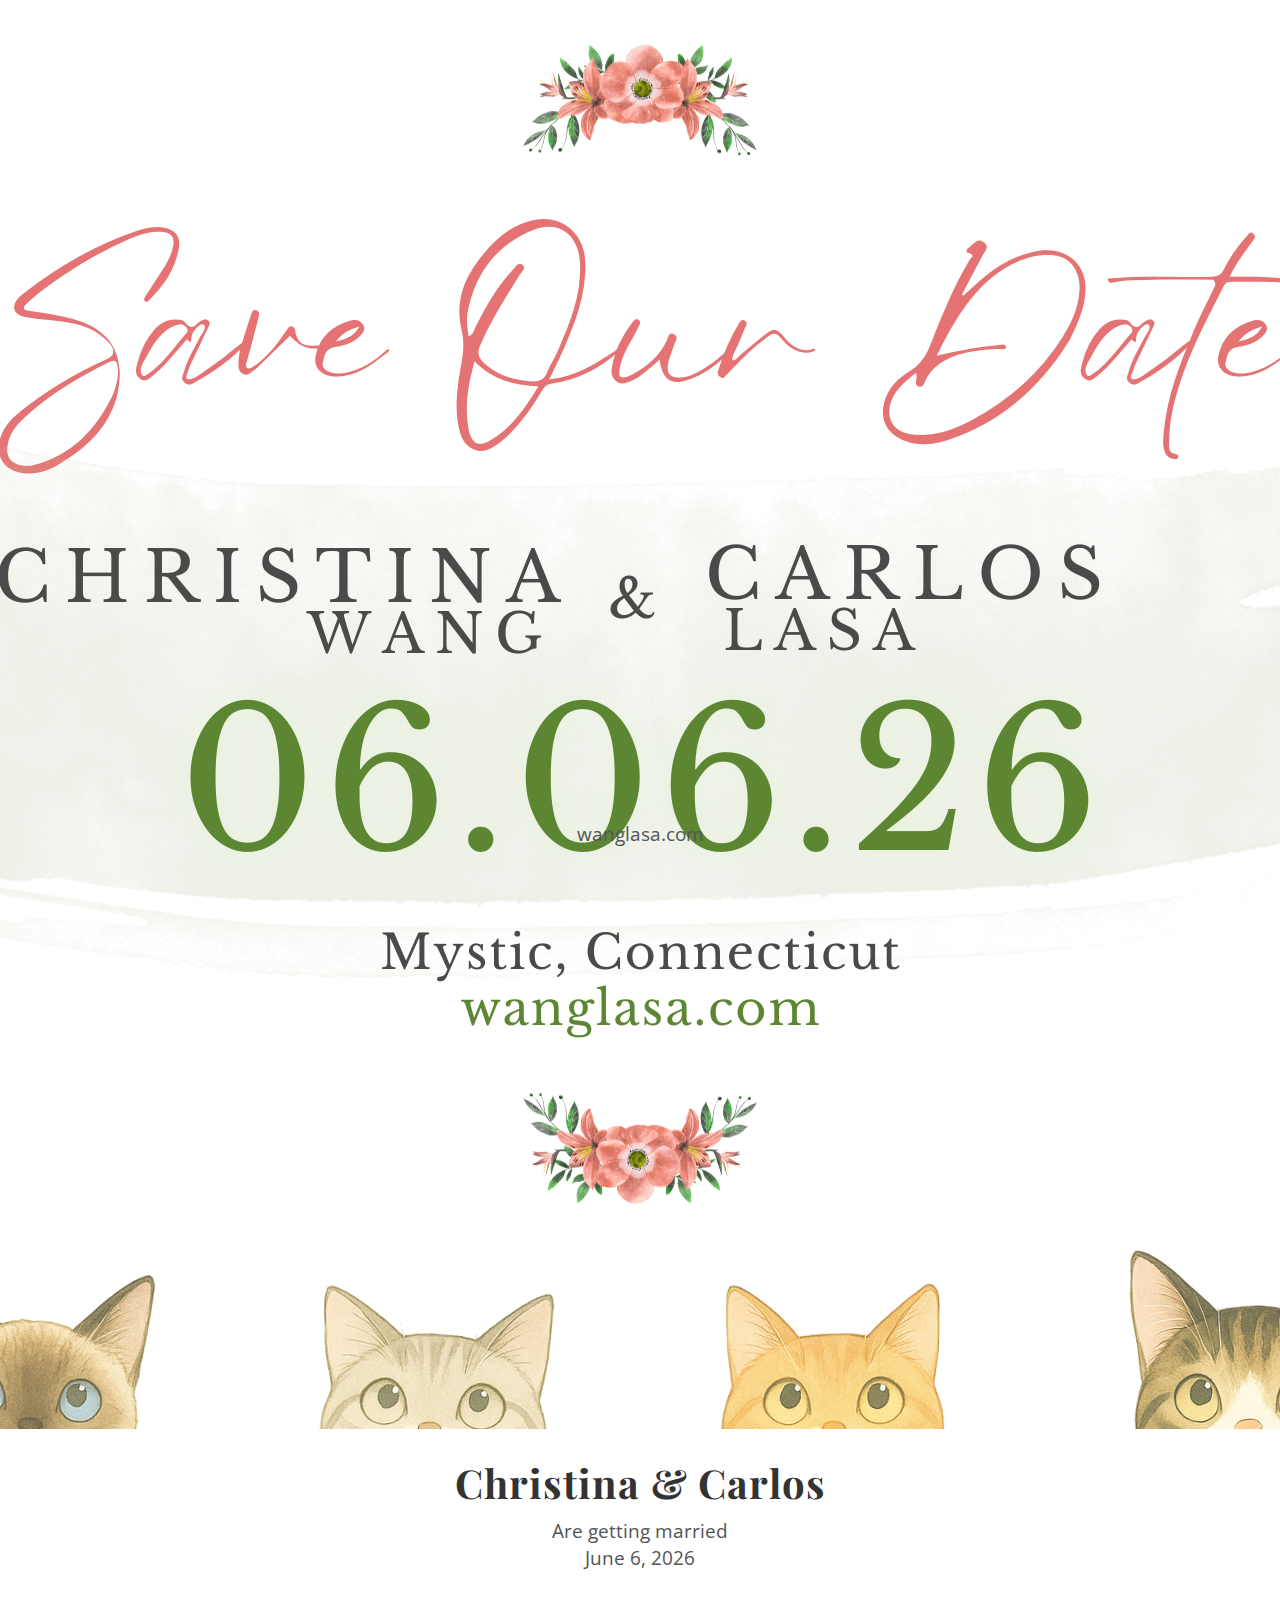
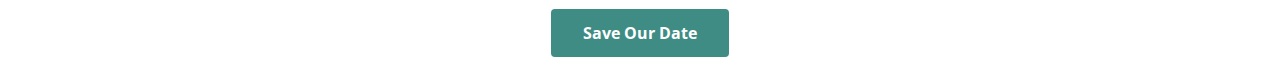
<file: index.html>
<!DOCTYPE html>
<html lang="en">
<head>
  <meta charset="UTF-8" />
  <meta name="viewport" content="width=device-width, initial-scale=1.0"/>
  <title>Christina & Carlos – Save Our Date</title>
  <link href="https://fonts.googleapis.com/css2?family=Playfair+Display:wght@500&family=Open+Sans&display=swap" rel="stylesheet">
  <style>
    body {
      margin: 0;
      padding: 0;
      background-color: #fff;
      font-family: 'Open Sans', sans-serif;
      color: #333;
      display: flex;
      justify-content: center;
      align-items: center;
      min-height: 100vh;
      flex-direction: column;
      text-align: center;
    }

    h1 {
      font-family: 'Playfair Display', serif;
      font-size: 2.5rem;
      margin-bottom: 0.2em;
      letter-spacing: 0.03em;
    }

    p {
      font-size: 1.2rem;
      margin-top: 0;
      margin-bottom: 2em;
      color: #555;
    }

    .button {
      background-color: #3E8C84;
      color: #fff;
      padding: 0.8em 2em;
      border: none;
      border-radius: 4px;
      text-decoration: none;
      font-size: 1rem;
      font-weight: bold;
      transition: background-color 0.2s ease;
    }

    .button:hover {
      background-color: #33736b;
    }

    footer {
      position: absolute;
      bottom: 1em;
      font-size: 0.9rem;
      color: #aaa;
    }
  </style>
</head>
<body>
  <img src="/save-our-date-web.png">
  <h1>Christina & Carlos</h1>
  <p>Are getting married<br/>June 6, 2026</p>
  <a href="https://www.zola.com/wedding/wanglasa" class="button">Save Our Date</a>

  <footer>
    <p>wanglasa.com</p>
  </footer>
</body>
</html>
</file>
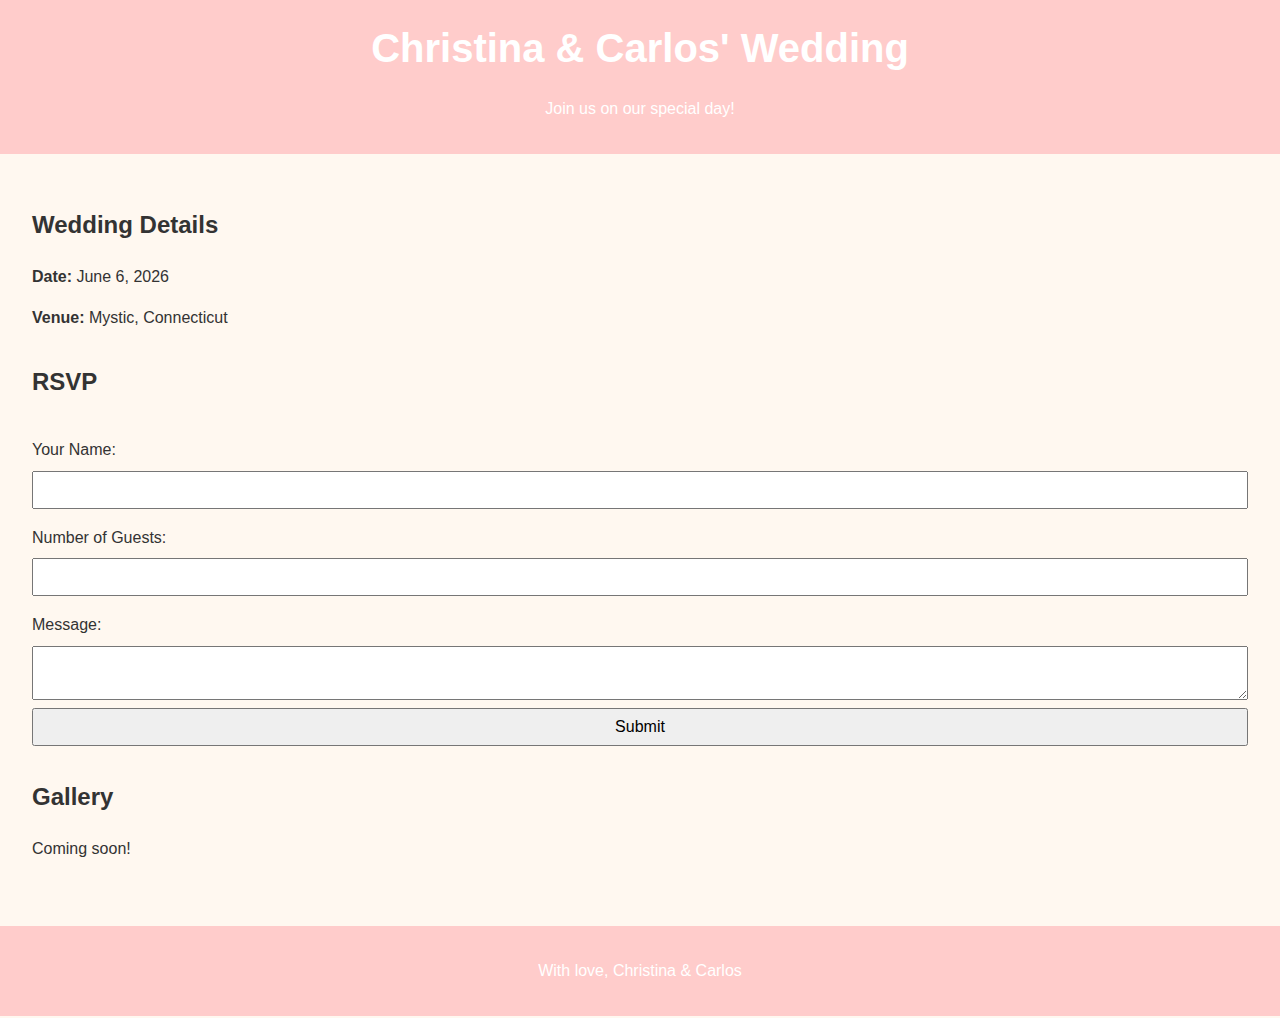
<file: index_old.html>
<!DOCTYPE html>
<html lang="en">
<head>
    <meta charset="UTF-8">
    <meta name="viewport" content="width=device-width, initial-scale=1.0">
    <title>Wang & Lasa Wedding</title>
    <link rel="stylesheet" href="style.css">
</head>
<body>
    <header>
        <h1>Christina & Carlos' Wedding</h1>
        <p>Join us on our special day!</p>
    </header>
    <main>
        <section id="details">
            <h2>Wedding Details</h2>
            <p><strong>Date:</strong> June 6, 2026</p>
            <p><strong>Venue:</strong> Mystic, Connecticut</p>
        </section>
        <section id="rsvp">
            <h2>RSVP</h2>
            <form>
                <label for="name">Your Name:</label>
                <input type="text" id="name" name="name" required>
                <label for="guests">Number of Guests:</label>
                <input type="number" id="guests" name="guests" min="1" required>
                <label for="message">Message:</label>
                <textarea id="message" name="message"></textarea>
                <button type="submit">Submit</button>
            </form>
        </section>
        <section id="gallery">
            <h2>Gallery</h2>
            <p>Coming soon!</p>
        </section>
    </main>
    <footer>
        <p>With love, Christina & Carlos</p>
    </footer>
</body>
</html>
</file>
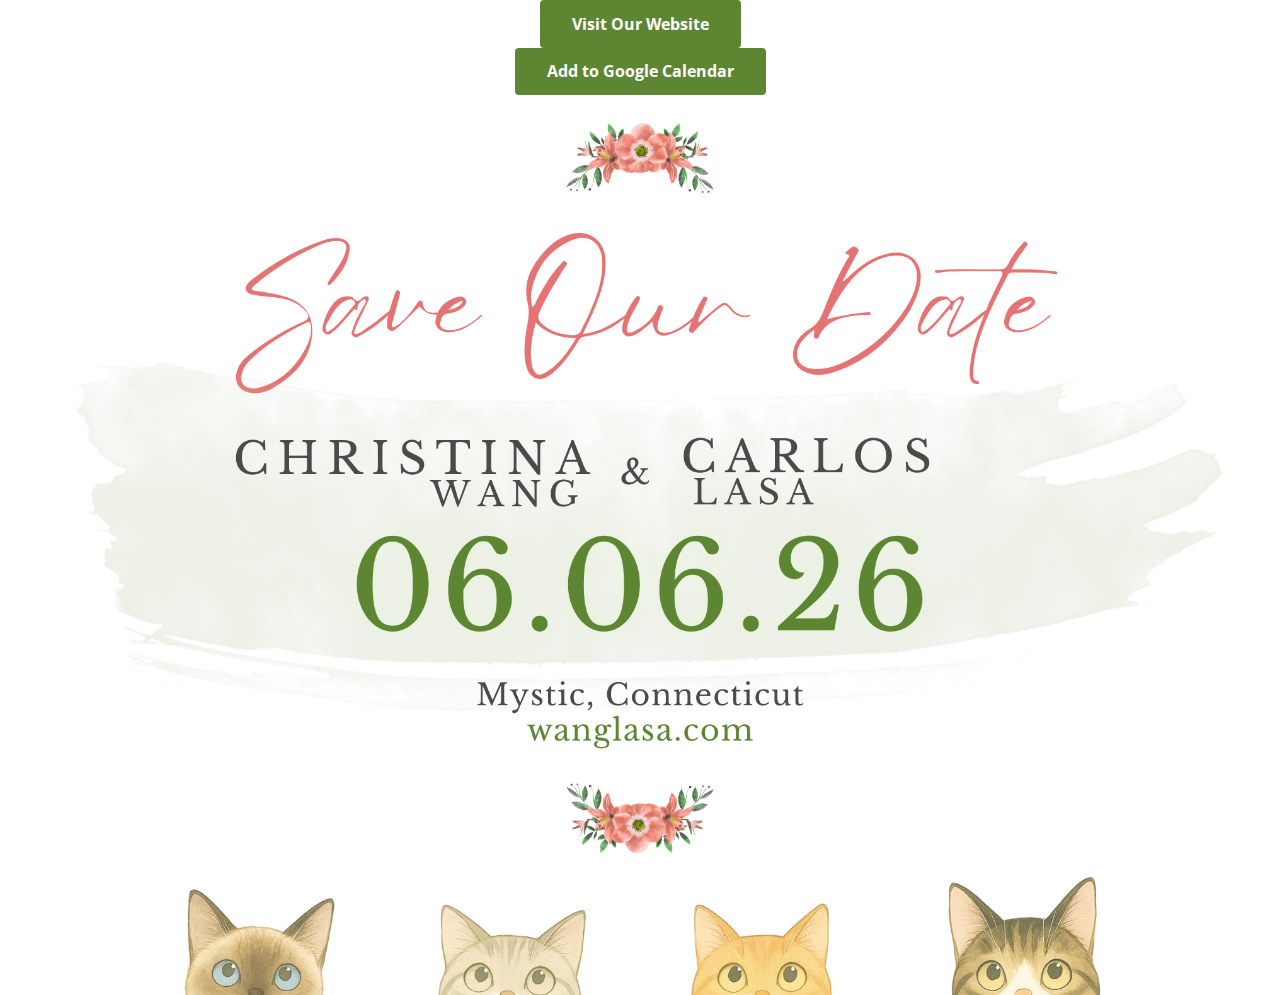
<file: index_old2.html>
<!DOCTYPE html>
<html lang="en">
<head>
  <meta charset="UTF-8" />
  <meta name="viewport" content="width=device-width, initial-scale=1.0"/>
  <title>Christina & Carlos – Save Our Date</title>
  <link href="https://fonts.googleapis.com/css2?family=Playfair+Display:wght@500&family=Open+Sans&display=swap" rel="stylesheet">
  <style>
    body {
      margin: 0;
      padding: 0;
      background-color: #fff;
      font-family: 'Open Sans', sans-serif;
      color: #333;
      display: flex;
      justify-content: center;
      align-items: center;
      min-height: 100vh;
      flex-direction: column;
      text-align: center;
    }

    h1 {
      font-family: 'Playfair Display', serif;
      font-size: 2.5rem;
      margin-bottom: 0.2em;
      letter-spacing: 0.03em;
    }

    p {
      font-size: 1.2rem;
      margin-top: 0;
      margin-bottom: 2em;
      color: #555;
    }

    .button {
      background-color: #5d8632;
      color: #fff;
      padding: 0.8em 2em;
      border: none;
      border-radius: 4px;
      text-decoration: none;
      font-size: 1rem;
      font-weight: bold;
      transition: background-color 0.2s ease;
    }

    .button:hover {
      background-color: #33736b;
    }

    .responsive-image {
            height: 100vh; /* Scale image height to the height of the viewport */
            width: auto;  /* Maintain the aspect ratio */
            display: block;
            margin: 0 auto; /* Center the image horizontally */
        }
  </style>
</head>
<body>
  <a href="https://www.zola.com/wedding/wanglasa" class="button">Visit Our Website</a>   
  <a class="button" target="_blank" href="https://calendar.google.com/calendar/render?action=TEMPLATE&text=Christina+%26+Carlos+Get+Married&dates=20260606T180000Z/20260607T020000Z&details=For+more+details%2C+visit+https%3A%2F%2Fwanglasa.com&location=Mystic%2C+Connecticut">Add to Google Calendar</a>
  
  <div>
    <a href="https://www.zola.com/wedding/wanglasa">
      <img 
          src="/save-our-date-web.png"
          class="responsive-image">
    </a>   
  </div>
</body>
</html>
</file>
<file: style.css>
body {
    font-family: Arial, sans-serif;
    margin: 0;
    padding: 0;
    background-color: #fff8f0;
    color: #333;
    line-height: 1.6;
}

header {
    background-color: #ffcccb;
    color: white;
    text-align: center;
    padding: 1rem 0;
}

header h1 {
    margin: 0;
    font-size: 2.5rem;
}

main {
    padding: 2rem;
}

section {
    margin-bottom: 2rem;
}

form {
    display: flex;
    flex-direction: column;
}

label {
    margin-top: 1rem;
}

input, textarea, button {
    margin-top: 0.5rem;
    padding: 0.5rem;
    font-size: 1rem;
}

footer {
    text-align: center;
    padding: 1rem 0;
    background-color: #ffcccb;
    color: white;
}
</file>
